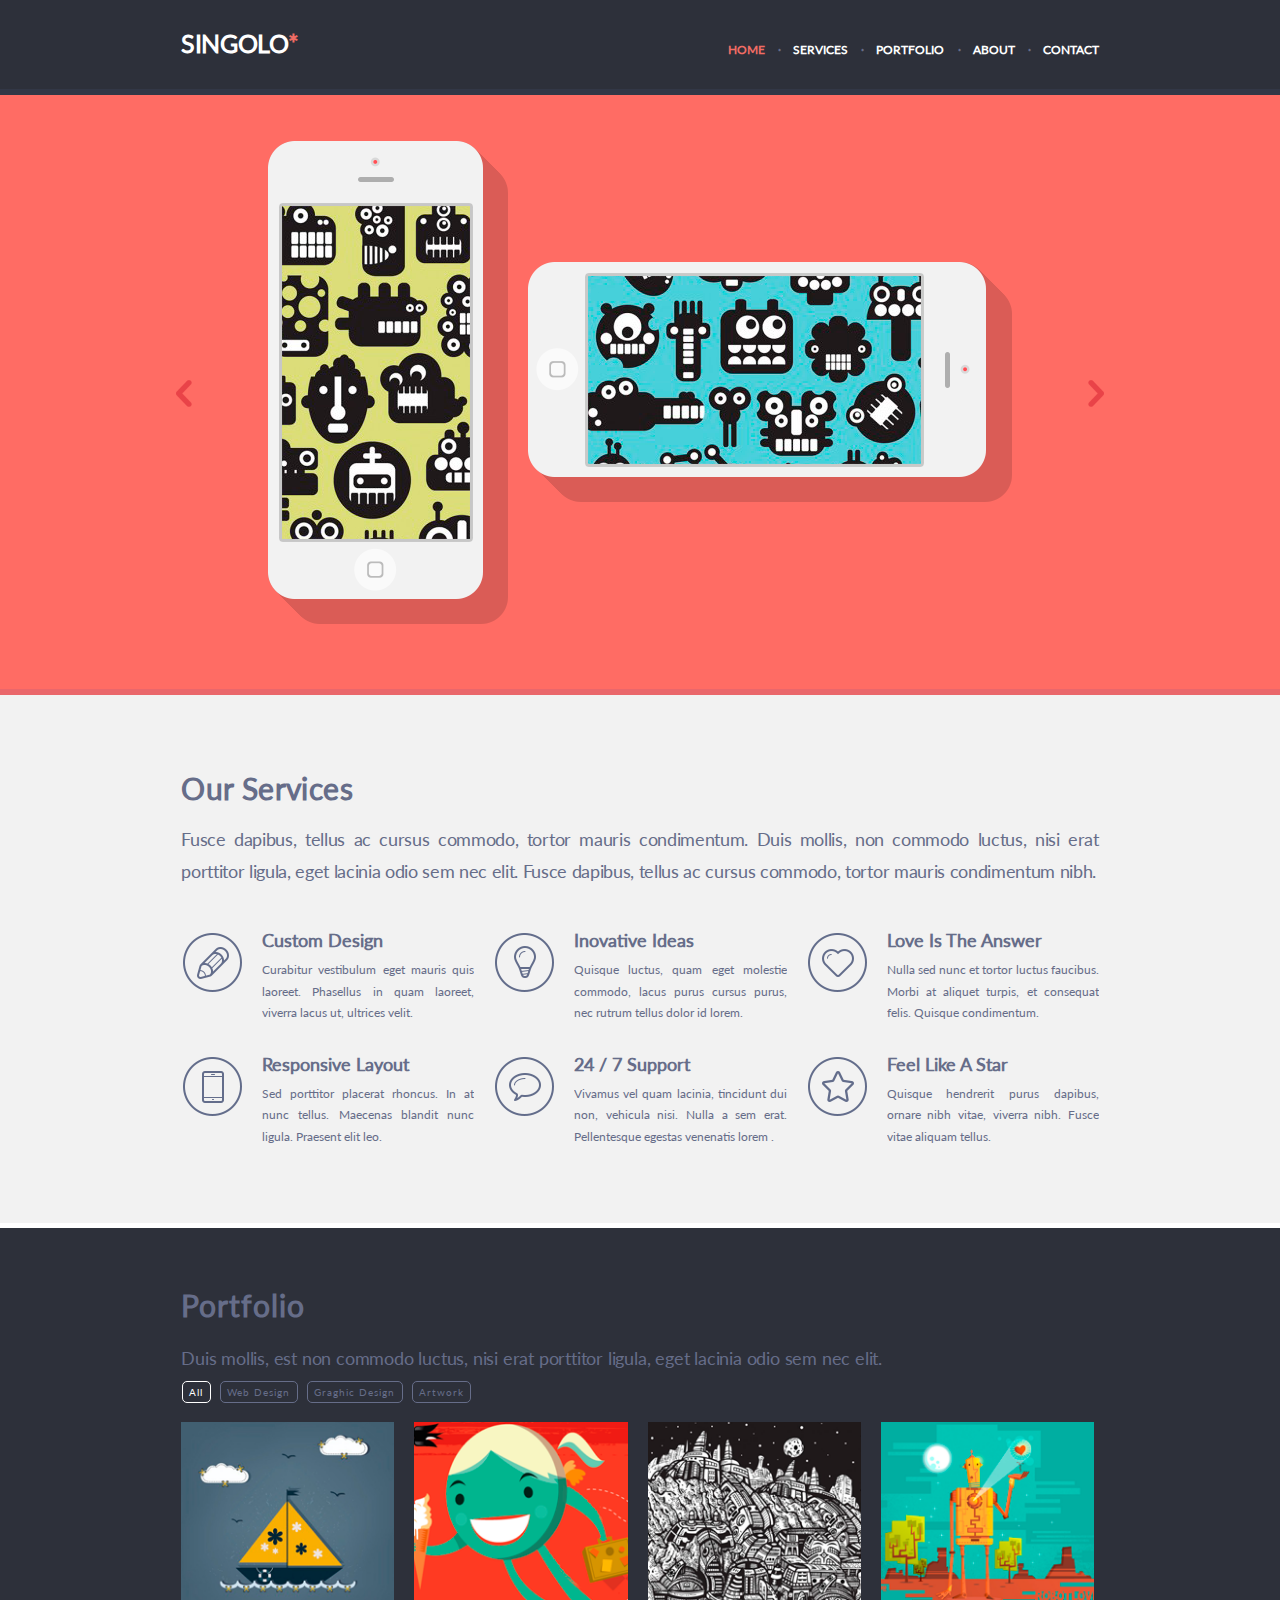
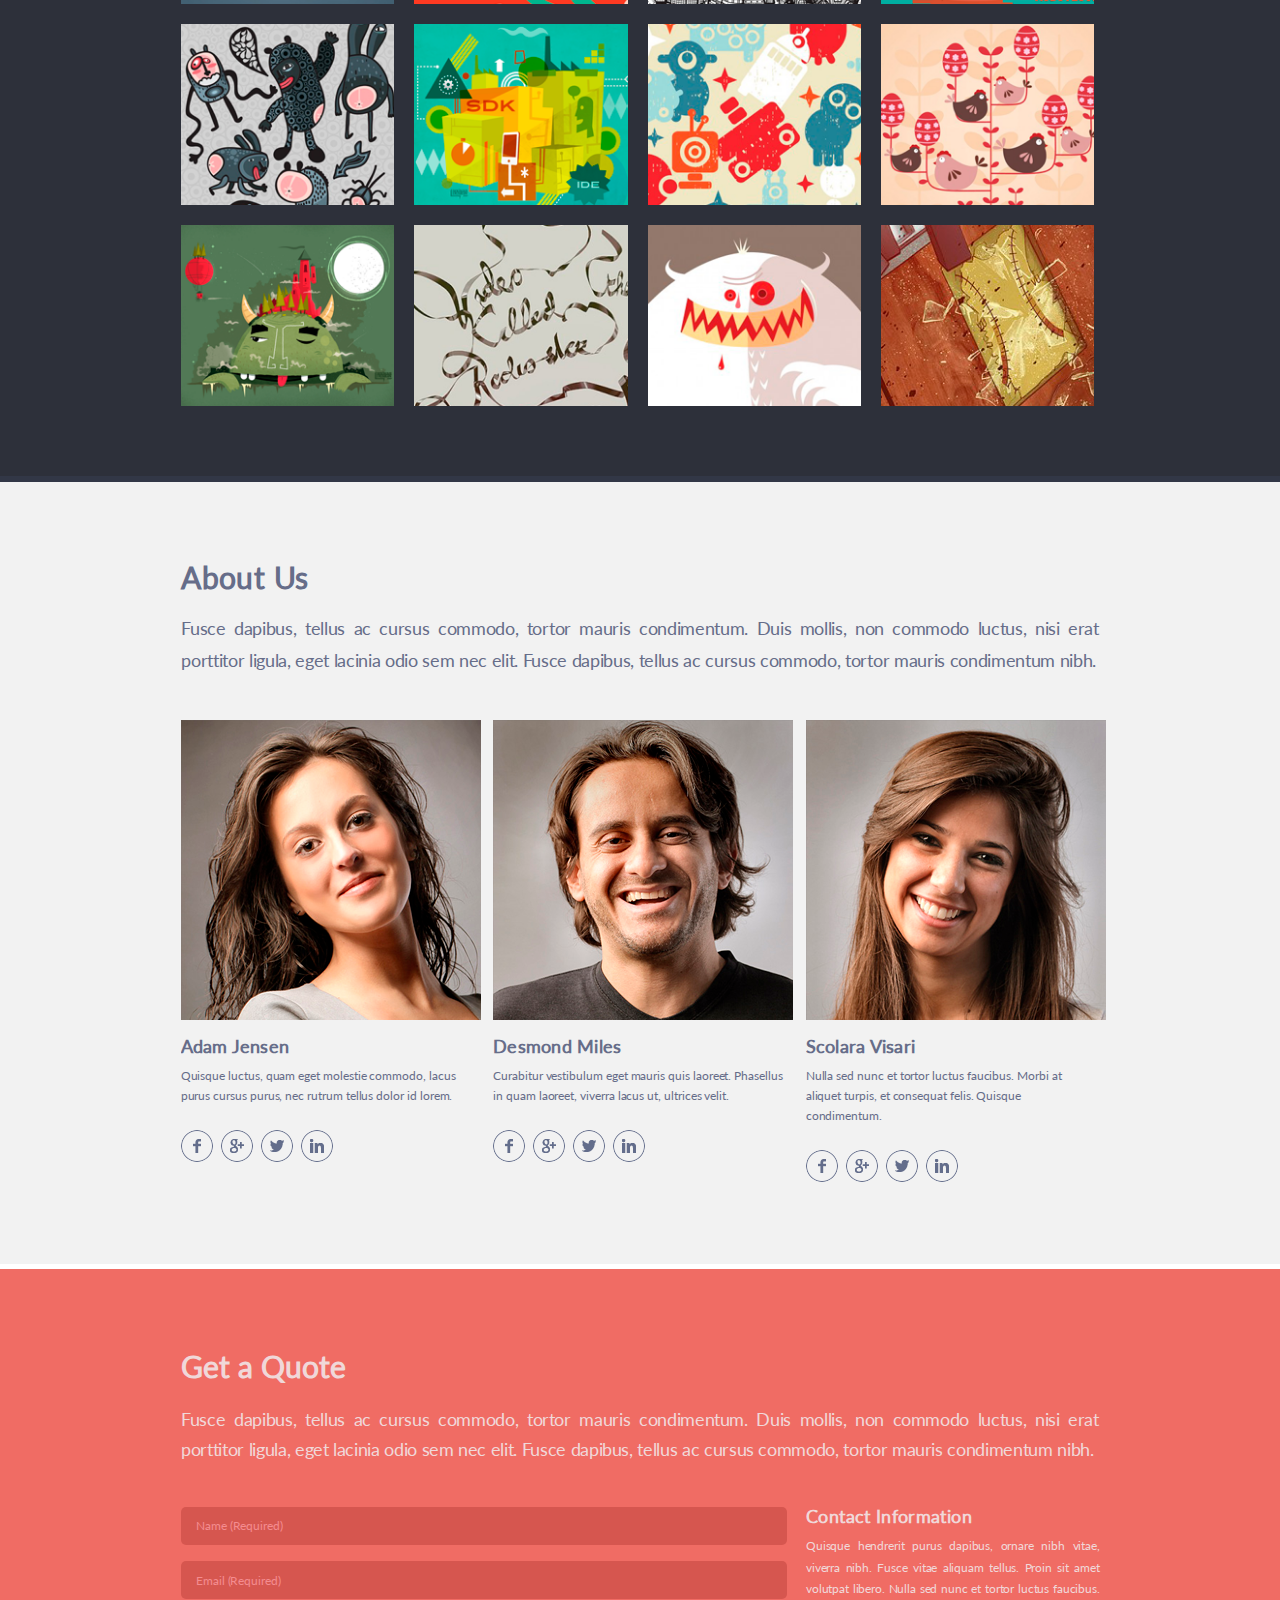
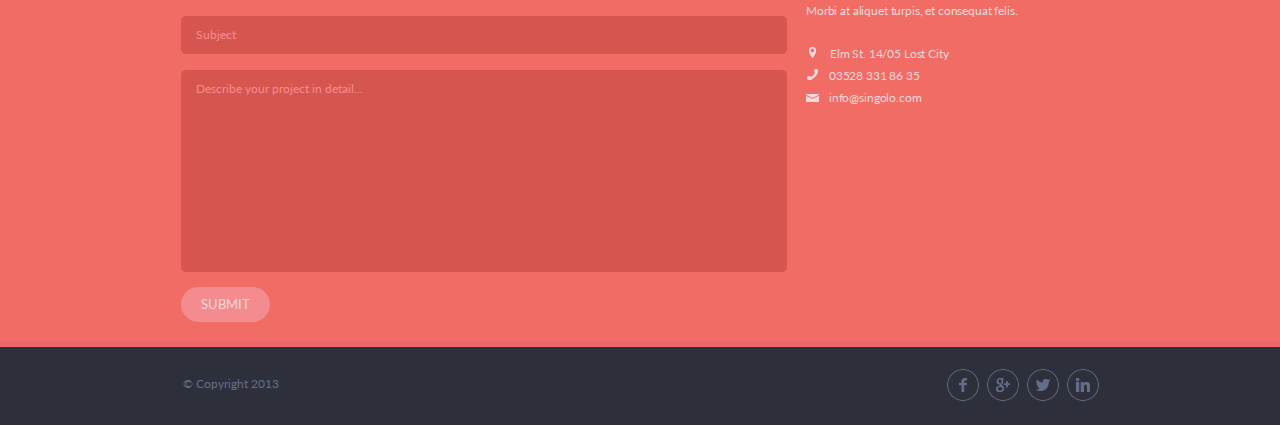
<file: index.html>
<!DOCTYPE html>
<html lang="en">
<head>
    <meta charset="UTF-8">
    <link rel="stylesheet" href="style.css">
    <meta name="viewport" content="width=device-width, initial-scale=1.0">
    <title>Singolo</title>
</head>
<body>
    <header class="header">
        <div class="container">
            <img id="nav-img" class="mobile-nav__img" src="assets/Header.png" alt="">
            <div id="mobile-bg" class="mobile-background">
                <nav id="mobile-nav" class="mobile-nav">
                    <a href="#home" class="active-link mobile-nav__link hidden">Home</a>
                    <a href="#services" class="mobile-nav__link hidden">Services</a>
                    <a href="#portfolio" class="mobile-nav__link hidden">Portfolio</a>
                    <a href="#about" class="mobile-nav__link hidden">About</a>
                    <a href="#contact" class="mobile-nav__link hidden">Contact</a>
                </nav>    
            </div>
            <div class="header__inner">
                <h1 id="singolo__title" class="singolo__title">Singolo</h1>
                <nav id="nav" class="nav">
                    <a href="#home" class="nav__link active-link">Home</a>
                    <a href="#services" class="nav__link">Services</a>
                    <a href="#portfolio" class="nav__link">Portfolio</a>
                    <a href="#about" class="nav__link">About</a>
                    <a href="#contact" class="nav__link">Contact</a>
                </nav>
            </div>
        </div>
    </header>
    <div id="wrapper">
        <div id="home" class="intro">
            <img class="intro__background" src="assets/Bg.png" alt="">
                <div class="slider">
                    <div class="arrows__container">
                        <div class="arrows__inner">
                            <img class="control left" src="assets/Arrow Left.png" alt="">
                            <img class="control right" src="assets/Arrow Right.png" alt="">    
                        </div>        
                    </div>
                    <div class="items__container">
                        <div class="item active">
                            <div class="slide-1 container">
                                <img id="vertical-screen" class="screen-vertical hidden" src="assets/Screen Vertical.png" alt="">
                                <img id="horizontal-screen" class="screen-horizontal hidden" src="assets/Screen Horizontal.png" alt="">    
                                <img id="vertical-phone" class="intro__img" src="assets/iPhone Vertical.png" alt="">
                                <img id="horizontal-phone" class="intro__img" src="assets/iPhone Horizontal.png" alt="">
                            </div>    
                        </div>
                        <div class="item">
                            <div class="slide-2">
                                <img src="assets/Slider 2.jpg" style="width: 100%; max-width: 1020px;" alt="">
                            </div>
                        </div>
                    </div>
                </div>
        </div>    
        <div id="services" class="section">
            <div class="container">
                <h2 class="section__title">Our Services</h2>
                <div class="section__text">
                    <p>Fusce dapibus, tellus ac cursus commodo, tortor 
                    mauris condimentum. Duis mollis, non commodo luctus, 
                    nisi erat porttitor ligula, eget lacinia odio sem nec 
                    elit. Fusce dapibus, tellus ac cursus commodo, tortor 
                    mauris condimentum nibh.</p>
                </div>
            <div class="services">
                <div class="services__item">
                    <img class="services__img" src="assets/Pen.png" alt="">
                    <div class="services__title">Custom Design</div>
                    <div class="services__text">
                        <p>
                            Curabitur vestibulum eget mauris quis laoreet. 
                            Phasellus in quam laoreet, viverra lacus ut, ultrices velit.
                        </p>
                    </div>
                </div>
                <div class="services__item">
                    <img class="services__img" src="assets/Bulb.png" alt="">
                    <div class="services__title">Inovative Ideas</div>
                    <div class="services__text">
                        <p>
                            Quisque luctus, quam eget molestie commodo, 
                            lacus purus cursus purus, nec rutrum tellus dolor id lorem.
                         </p>
                    </div>
                </div>
                <div class="services__item">
                    <img class="services__img" src="assets/Heart.png" alt="">
                    <div class="services__title">Love Is The Answer</div>
                    <div class="services__text">
                        <p>
                            Nulla sed nunc et tortor luctus faucibus. Morbi at 
                            aliquet turpis, et consequat felis. Quisque condimentum.                    </p>
                    </div>
                </div>
                <div class="services__item">
                    <img class="services__img" src="assets/Phone.png" alt="">
                    <div class="services__title">Responsive Layout</div>
                    <div class="services__text">
                        <p>
                            Sed porttitor placerat rhoncus. In at nunc tellus.
                            Maecenas blandit nunc ligula. Praesent elit leo.                    </p>
                    </div>
                </div>
                <div class="services__item">
                    <img class="services__img" src="assets/Bubble.png" alt="">
                    <div class="services__title">24 / 7 Support</div>
                    <div class="services__text">
                        <p>
                            Vivamus vel quam lacinia, tincidunt dui non, 
                            vehicula nisi. Nulla a sem erat. Pellentesque egestas venenatis lorem .                    </p>
                    </div>
                </div>
                <div class="services__item">
                    <img class="services__img" src="assets/Star.png" alt="">
                    <div class="services__title">Feel Like A Star</div>
                    <div class="services__text">
                        <p>
                            Quisque hendrerit purus dapibus, ornare nibh vitae, 
                            viverra nibh. Fusce vitae aliquam tellus.</p>
                    </div>
                </div>
            </div>
        </div>
    </div>
        <div id="portfolio" class="section2">
            <div class="container">
                <h2 class="section2__title">Portfolio</h2>
                <div class="section2__text">
                    <p>Duis mollis, est non commodo luctus, 
                    nisi erat porttitor ligula, eget lacinia odio sem nec elit.</p>
                </div>
                <div id="portfolio__nav" class="portfolio__nav">
                    <a class="portfolio__nav-link portfolio__nav-link--active" href="#">All</a>
                    <a class="portfolio__nav-link" href="#">Web Design</a>
                    <a class="portfolio__nav-link" href="#">Graghic Design</a>
                    <a class="portfolio__nav-link" href="#">Artwork</a>
                </div>
                <div id="works" class="works">
                    <img id="portfolio__image-1" class="portfolio__image" src="assets/Image1.png" alt="">
                    <img id="portfolio__image-2" class="portfolio__image" src="assets/Image4.png" alt="">
                    <img id="portfolio__image-3" class="portfolio__image" src="assets/Image7.png" alt="">
                    <img id="portfolio__image-4" class="portfolio__image" src="assets/Image10.png" alt="">
                    <img id="portfolio__image-5" class="portfolio__image" src="assets/Image2.png" alt="">
                    <img id="portfolio__image-6" class="portfolio__image" src="assets/Image5.png" alt="">
                    <img id="portfolio__image-7" class="portfolio__image" src="assets/Image8.png" alt="">
                    <img id="portfolio__image-8" class="portfolio__image" src="assets/Image11.png" alt="">
                    <img id="portfolio__image-9" class="portfolio__image" src="assets/Image3.png" alt="">
                    <img id="portfolio__image-10" class="portfolio__image" src="assets/Image6.png" alt="">
                    <img id="portfolio__image-11" class="portfolio__image" src="assets/Image9.png" alt="">
                    <img id="portfolio__image-12" class="portfolio__image" src="assets/Image12.png" alt="">
                </div>
            </div>
        </div>
        <div id="about" class="section">
            <div class="container">
                <h2 class="section__title" style="margin-top: .5%;">About Us</h2>
                <div class="section__text">
                    <p>Fusce dapibus, tellus ac cursus commodo, 
                        tortor mauris condimentum. Duis mollis, 
                        non commodo luctus, nisi erat porttitor ligula, 
                        eget lacinia odio sem nec elit. Fusce dapibus, 
                        tellus ac cursus commodo, tortor mauris condimentum nibh.</p>
                </div>
                <div class="about__people">
                    <div class="about__item">
                        <img class="about__img" src="assets/Avatar1.png" alt="">
                        <div class="about__name">Adam Jensen</div>
                        <div class="about__text">
                            <p>Quisque luctus, quam eget molestie commodo, lacus 
                                purus cursus purus, nec rutrum tellus dolor id lorem.
                            </p>
                        </div>
                        <div class="about__contact">
                            <a class="about__contact-link" href="#">
                                <img class="about__icon" src="assets/Facebook.png" alt="">
                            </a>
                            <a class="about__contact-link" href="#">
                                <img class="about__icon" src="assets/Google.png" alt="">
                            </a>
                            <a class="about__contact-link" href="#">
                                <img class="about__icon" src="assets/Twitter.png" alt="">
                            </a>
                            <a class="about__contact-link" href="#">
                                <img class="about__icon" src="assets/LinkedIn.png" alt="">
                            </a>
                        </div>
                    </div>
                    <div class="about__item">
                        <img class="about__img" src="assets/Avatar2.png" alt="">
                        <div class="about__name">Desmond Miles</div>
                        <div class="about__text">
                            <p>Curabitur vestibulum eget mauris quis laoreet. 
                                Phasellus in quam laoreet, viverra lacus ut, ultrices velit.</p>
                        </div>
                        <div class="about__contact">
                            <a class="about__contact-link" href="#">
                                <img class="about__icon" src="assets/Facebook.png" alt="">
                            </a>
                            <a class="about__contact-link" href="#">
                                <img class="about__icon" src="assets/Google.png" alt="">
                            </a>
                            <a class="about__contact-link" href="#">
                                <img class="about__icon" src="assets/Twitter.png" alt="">
                            </a>
                            <a class="about__contact-link" href="#">
                                <img class="about__icon" src="assets/LinkedIn.png" alt="">
                            </a>
                        </div>
                    </div>
                    <div class="about__item">
                        <img class="about__img" src="assets/Avatar3.png" alt="">
                        <div class="about__name">Scolara Visari</div>
                        <div class="about__text">
                            <p>Nulla sed nunc et tortor luctus faucibus. Morbi at 
                                aliquet turpis, et consequat felis. Quisque condimentum.</p>
                        </div>
                        <div class="about__contact">
                            <a class="about__contact-link" href="#">
                                <img class="about__icon" src="assets/Facebook.png" alt="">
                            </a>
                            <a class="about__contact-link" href="#">
                                <img class="about__icon" src="assets/Google.png" alt="">
                            </a>
                            <a class="about__contact-link" href="#">
                                <img class="about__icon" src="assets/Twitter.png" alt="">
                            </a>
                            <a class="about__contact-link" href="#">
                                <img class="about__icon" src="assets/LinkedIn.png" alt="">
                            </a>
                        </div>
                    </div>
                </div>
            </div>
        </div>
        <div id="contact" class="section3">
            <div class="container">
                <h2 class="section3__title">Get a Quote</h2>
                <div class="section3__text">
                    <p>Fusce dapibus, tellus ac cursus commodo, 
                        tortor mauris condimentum. Duis mollis, 
                        non commodo luctus, nisi erat porttitor ligula, 
                        eget lacinia odio sem nec elit. Fusce dapibus, 
                        tellus ac cursus commodo, tortor mauris condimentum nibh.</p>
                </div>
                <div class="contact">
                    <form id="form" action="#">
                        <div class="forms">
                            <input class="input" type="text" placeholder="Name (Required)" required>
                            <input class="input" type="email" placeholder="Email (Required)" required>
                            <input id="subject" class="input" type="text" placeholder="Subject">
                            <textarea id="text" class="textarea" name="" placeholder="Describe your project in detail..."></textarea>    
                        </div>
                        <button id="btn" class="btn" type="submit">Submit</button>
                        <div id="message-block" class="hidden">
                            <div id="message">
                                <p>The letter was sent</p>
                                <p id="result-subject"></p>
                                <p id="result-text"></p>
                                <button type="reset" id="close-btn">OK</button>
                            </div>
                        </div>
                    </form>
                    <div class="contact__info">
                        <div class="contact__title">Contact Information</div>
                        <div class="contact__text">
                            <p>Quisque hendrerit purus dapibus, ornare nibh vitae, viverra nibh. Fusce vitae aliquam tellus. Proin sit amet volutpat libero. Nulla sed nunc et tortor luctus faucibus. Morbi at aliquet turpis, et consequat felis. </p>
                        </div>
                        <div class="contact__info-item">
                            <img class="contact__item-img contact__item-img--address" src="assets/location.png" alt="">
                            Elm St. 14/05 Lost City
                        </div>
                        <div class="contact__info-item">
                            <img class="contact__item-img contact__item-img--phone" src="assets/small_phone.png" alt="">
                            <a href="tel:03528 331 86 35">03528 331 86 35</a>
                        </div>
                        <div class="contact__info-item">
                            <img class="contact__item-img contact__item-img--mail" src="assets/mail.png" alt="">
                            <a href="mailto:info@singolo.com">info@singolo.com</a>
                        </div>
                    </div>
                </div>        
            </div>
        </div>    
    </div>
    <div class="footer">
        <div class="container">
            <div class="footer__inner">
                <div class="copyright">&copy; Copyright 2013</div>
                <div class="footer__contact">
                    <img class="footer__img" src="assets/Facebook.png" alt="">
                    <img class="footer__img" src="assets/Google.png" alt="">
                    <img class="footer__img" src="assets/Twitter.png" alt="">
                    <img class="footer__img" src="assets/LinkedIn.png" alt="">
                </div>
            </div>
        </div>
    </div>
    <script src="script.js"></script>
</body>
</html>
</file>
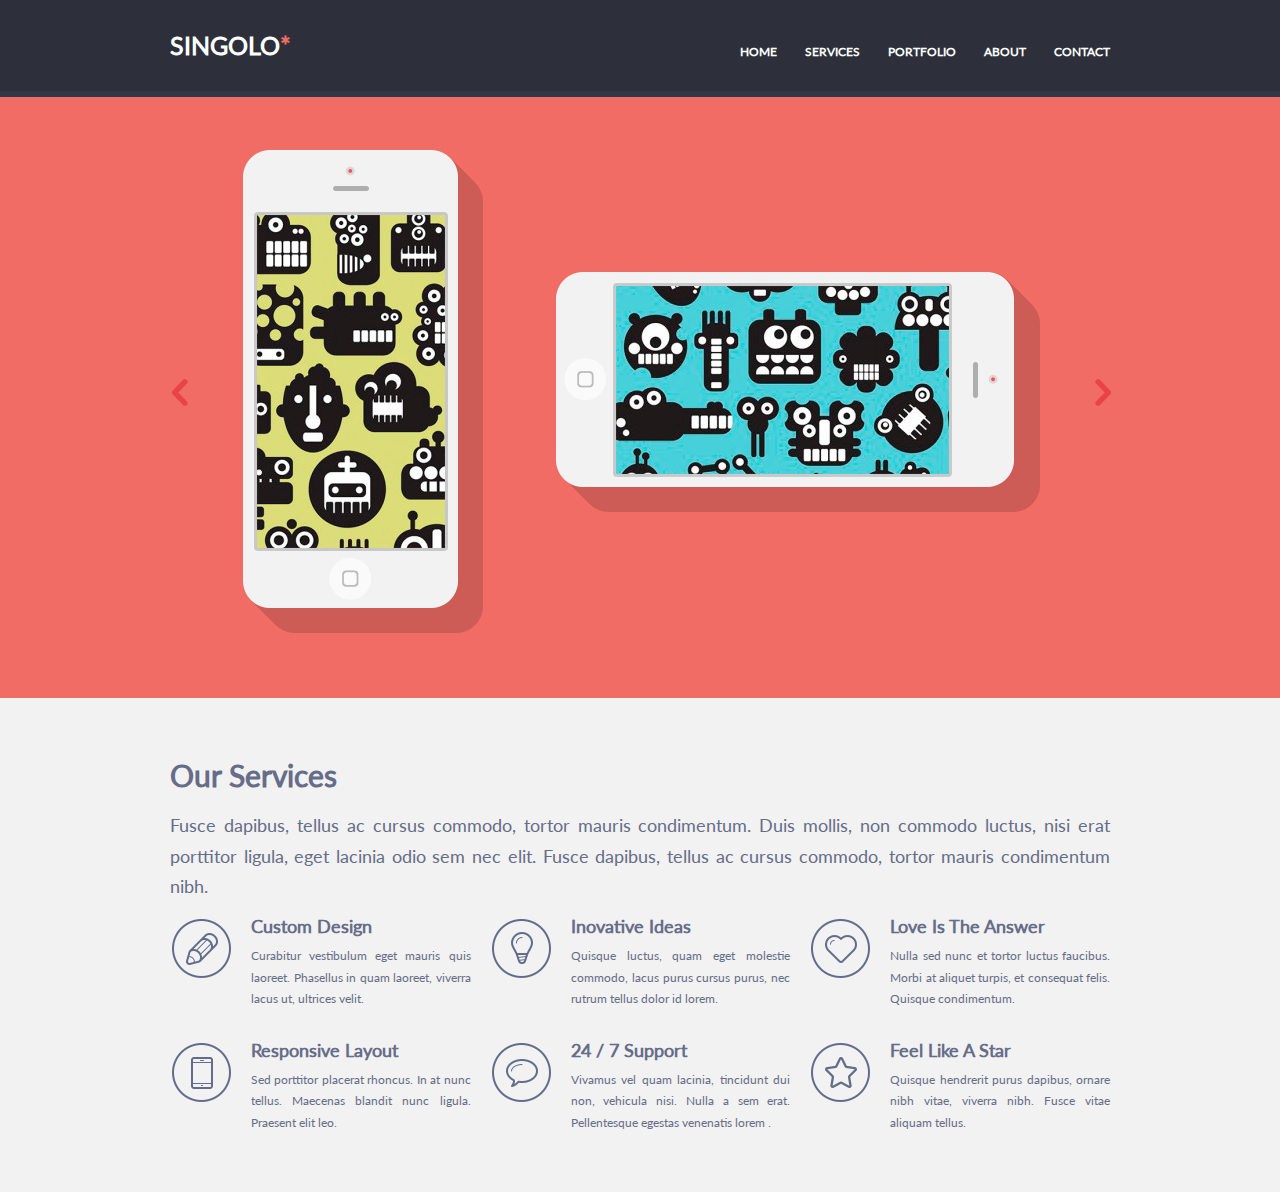
<file: singolo1.html>
<!DOCTYPE html>
<html lang="en">
<head>
    <meta charset="UTF-8">
    <link rel="stylesheet" href="singolo1.css">
    <meta name="viewport" content="width=device-width, initial-scale=1.0">
    <title>Singolo</title>
</head>
<body>
    <header class="header">
        <div class="container">
            <div class="header__inner">
                <h1 class="singolo__title">Singolo<mark>*</mark></h1>
                <nav class="nav">
                    <a href="#" class="nav__link">Home</a>
                    <a href="#" class="nav__link">Services</a>
                    <a href="#" class="nav__link">Portfolio</a>
                    <a href="#" class="nav__link">About</a>
                    <a href="#" class="nav__link">Contact</a>
                </nav>
            </div>
        </div>
    </header>
    <div class="intro">
        <div class="container">
            <div class="intro__arrows">
                <a href="#">
                    <img class="arrow__left" src="assets/Arrow Left.png" alt="">
                </a>
                <a href="#">
                    <img class="arrow__right" src="assets/Arrow Right.png" alt="">
                </a>
            </div>
            <div class="intro__inner">
                <img class="intro__img" src="assets/iPhone Vertical.png" alt="">
                <img class="intro__img" src="assets/iPhone Horizontal.png" alt="">    
            </div>
        </div>
    </div>
    <section class="section">
        <div class="container">
            <h2 class="section__title">Our Services</h2>
            <div class="section__text">
                <p>Fusce dapibus, tellus ac cursus commodo, tortor 
                mauris condimentum. Duis mollis, non commodo luctus, 
                nisi erat porttitor ligula, eget lacinia odio sem nec 
                elit. Fusce dapibus, tellus ac cursus commodo, tortor 
                mauris condimentum nibh.</p>
            </div>
        <div class="services">
            <div class="services__item">
                <img class="services__img" src="assets/Pen.png" alt="">
                <div class="services__title">Custom Design</div>
                <div class="services__text">
                    <p>
                        Curabitur vestibulum eget mauris quis laoreet. 
                        Phasellus in quam laoreet, viverra lacus ut, ultrices velit.
                    </p>
                </div>
            </div>
            <div class="services__item">
                <img class="services__img" src="assets/Bulb.png" alt="">
                <div class="services__title">Inovative Ideas</div>
                <div class="services__text">
                    <p>
                        Quisque luctus, quam eget molestie commodo, 
                        lacus purus cursus purus, nec rutrum tellus dolor id lorem.                    </p>
                </div>
            </div>
            <div class="services__item">
                <img class="services__img" src="assets/Heart.png" alt="">
                <div class="services__title">Love Is The Answer</div>
                <div class="services__text">
                    <p>
                        Nulla sed nunc et tortor luctus faucibus. Morbi at 
                        aliquet turpis, et consequat felis. Quisque condimentum.                    </p>
                </div>
            </div>
            <div class="services__item">
                <img class="services__img" src="assets/Phone.png" alt="">
                <div class="services__title">Responsive Layout</div>
                <div class="services__text">
                    <p>
                        Sed porttitor placerat rhoncus. In at nunc tellus.
                        Maecenas blandit nunc ligula. Praesent elit leo.                    </p>
                </div>
            </div>
            <div class="services__item">
                <img class="services__img" src="assets/Bubble.png" alt="">
                <div class="services__title">24 / 7 Support</div>
                <div class="services__text">
                    <p>
                        Vivamus vel quam lacinia, tincidunt dui non, 
                        vehicula nisi. Nulla a sem erat. Pellentesque egestas venenatis lorem .                    </p>
                </div>
            </div>
            <div class="services__item">
                <img class="services__img" src="assets/Star.png" alt="">
                <div class="services__title">Feel Like A Star</div>
                <div class="services__text">
                    <p>
                        Quisque hendrerit purus dapibus, ornare nibh vitae, 
                        viverra nibh. Fusce vitae aliquam tellus.                    </p>
                </div>
            </div>
        </div>
    </div>
    </section>
</body>
</html>
</file>
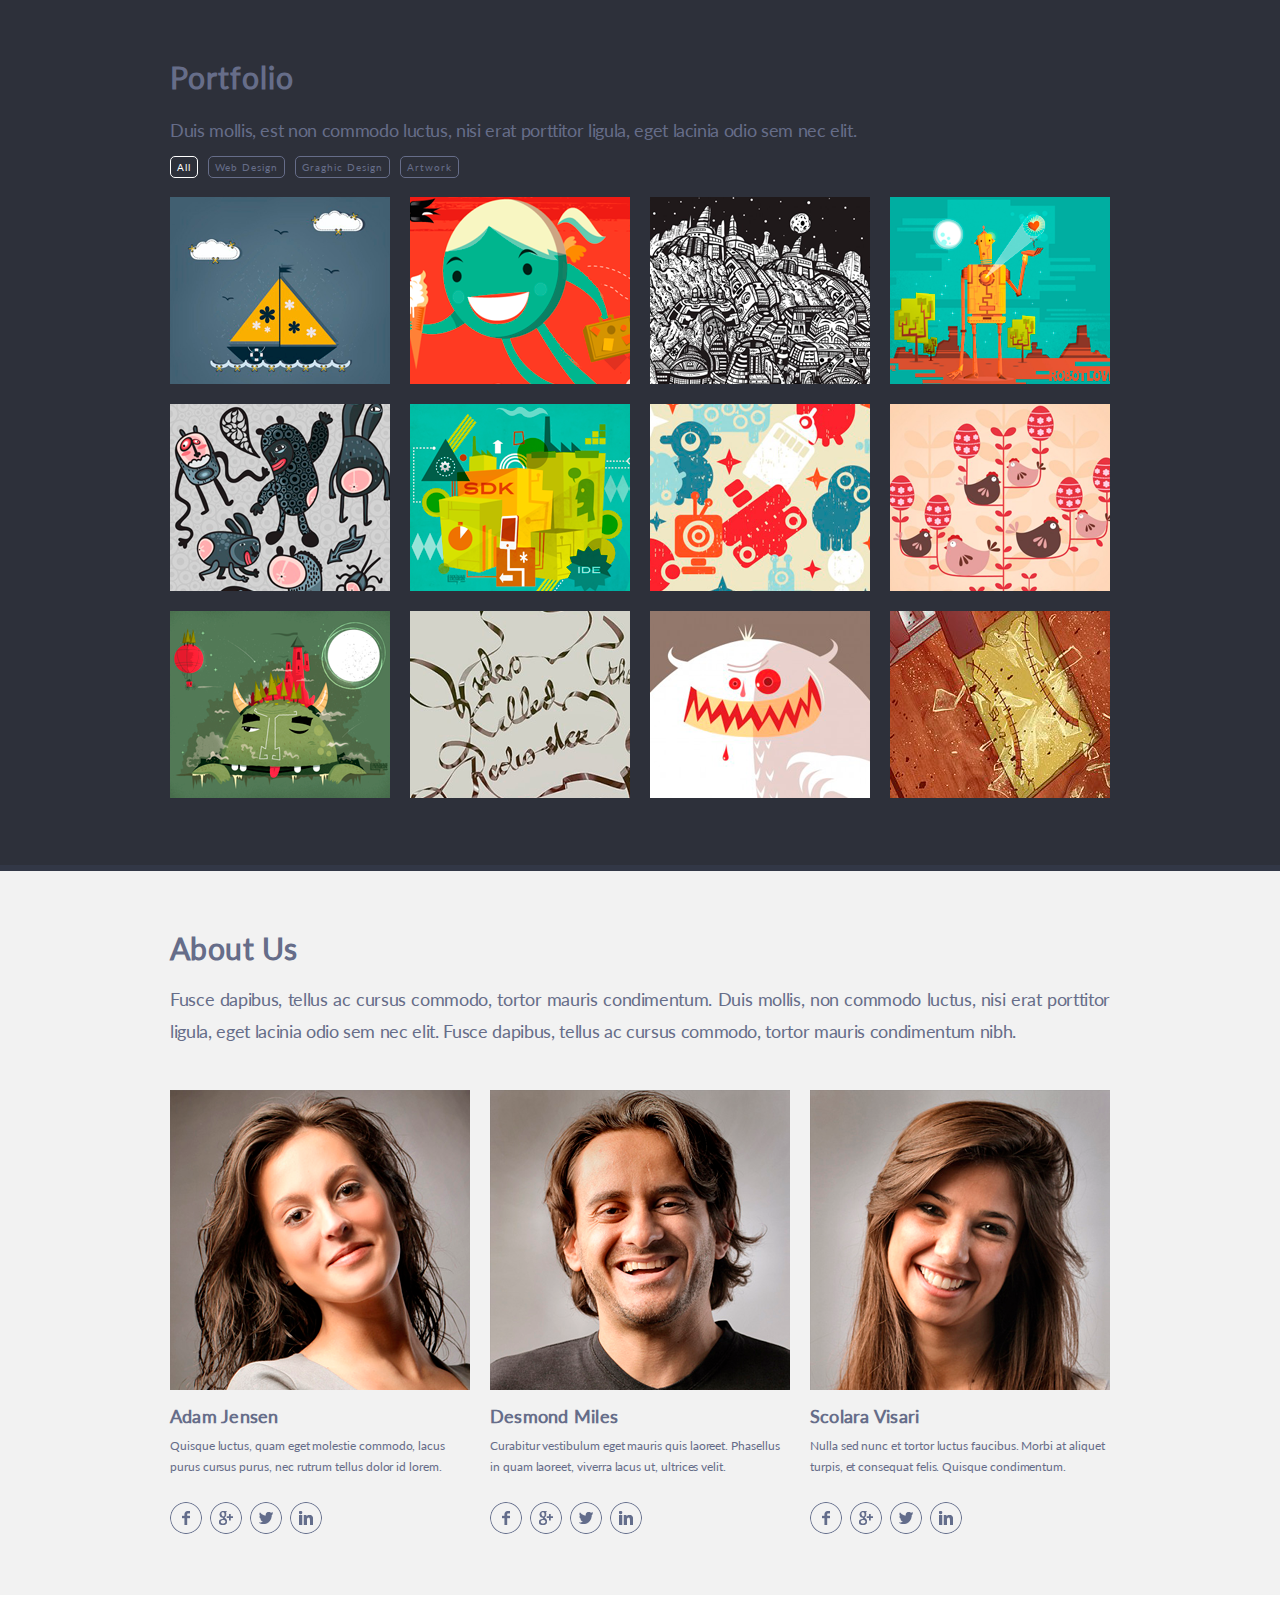
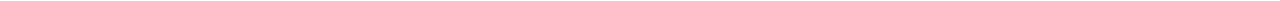
<file: singolo2.html>
<!DOCTYPE html>
<html lang="en">
<head>
    <meta charset="UTF-8">
    <link rel="stylesheet" href="singolo2.css">
    <meta name="viewport" content="width=device-width, initial-scale=1.0">
    <title>Singolo2</title>
</head>
<body>
    <section class="section2">
        <div class="container">
            <h2 class="section2__title">Portfolio</h2>
            <div class="section2__text">
                <p>Duis mollis, est non commodo luctus, 
                nisi erat porttitor ligula, eget lacinia odio sem nec elit.</p>
            </div>
            <div class="portfolio__nav">
                <a class="portfolio__nav-link portfolio__nav-link--active" href="#">All</a>
                <a class="portfolio__nav-link" href="#">Web Design</a>
                <a class="portfolio__nav-link" href="#">Graghic Design</a>
                <a class="portfolio__nav-link" href="#">Artwork</a>
            </div>
            <div class="works">
                <img src="assets/Image1.png" alt="">
                <img src="assets/Image4.png" alt="">
                <img src="assets/Image7.png" alt="">
                <img src="assets/Image10.png" alt="">
                <img src="assets/Image2.png" alt="">
                <img src="assets/Image5.png" alt="">
                <img src="assets/Image8.png" alt="">
                <img src="assets/Image11.png" alt="">
                <img src="assets/Image3.png" alt="">
                <img src="assets/Image6.png" alt="">
                <img src="assets/Image9.png" alt="">
                <img src="assets/Image12.png" alt="">
            </div>
        </div>
    </section>
    <section class="section">
        <div class="container">
            <h2 class="section__title">About Us</h2>
            <div class="section__text">
                <p>Fusce dapibus, tellus ac cursus commodo, 
                    tortor mauris condimentum. Duis mollis, 
                    non commodo luctus, nisi erat porttitor ligula, 
                    eget lacinia odio sem nec elit. Fusce dapibus, 
                    tellus ac cursus commodo, tortor mauris condimentum nibh.</p>
            </div>
            <div class="about__people">
                <div class="about__item">
                    <img class="about__img" src="assets/Avatar1.png" alt="">
                    <div class="about__name">Adam Jensen</div>
                    <div class="about__text">
                        <p>Quisque luctus, quam eget molestie commodo, lacus 
                            purus cursus purus, nec rutrum tellus dolor id lorem.</p>
                    </div>
                    <div class="about__contact">
                        <a class="about__contact-link" href="#">
                            <img class="about__icon" src="assets/Facebook.png" alt="">
                        </a>
                        <a class="about__contact-link" href="#">
                            <img class="about__icon" src="assets/Google.png" alt="">
                        </a>
                        <a class="about__contact-link" href="#">
                            <img class="about__icon" src="assets/Twitter.png" alt="">
                        </a>
                        <a class="about__contact-link" href="#">
                            <img class="about__icon" src="assets/LinkedIn.png" alt="">
                        </a>
                    </div>
                </div>
                <div class="about__item">
                    <img class="about__img" src="assets/Avatar2.png" alt="">
                    <div class="about__name">Desmond Miles</div>
                    <div class="about__text">
                        <p>Curabitur vestibulum eget mauris quis laoreet. 
                            Phasellus in quam laoreet, viverra lacus ut, ultrices velit.</p>
                    </div>
                    <div class="about__contact">
                        <a class="about__contact-link" href="#">
                            <img class="about__icon" src="assets/Facebook.png" alt="">
                        </a>
                        <a class="about__contact-link" href="#">
                            <img class="about__icon" src="assets/Google.png" alt="">
                        </a>
                        <a class="about__contact-link" href="#">
                            <img class="about__icon" src="assets/Twitter.png" alt="">
                        </a>
                        <a class="about__contact-link" href="#">
                            <img class="about__icon" src="assets/LinkedIn.png" alt="">
                        </a>
                    </div>
                </div>
                <div class="about__item">
                    <img class="about__img" src="assets/Avatar3.png" alt="">
                    <div class="about__name">Scolara Visari</div>
                    <div class="about__text">
                        <p>Nulla sed nunc et tortor luctus faucibus. Morbi at 
                            aliquet turpis, et consequat felis. Quisque condimentum.</p>
                    </div>
                    <div class="about__contact">
                        <a class="about__contact-link" href="#">
                            <img class="about__icon" src="assets/Facebook.png" alt="">
                        </a>
                        <a class="about__contact-link" href="#">
                            <img class="about__icon" src="assets/Google.png" alt="">
                        </a>
                        <a class="about__contact-link" href="#">
                            <img class="about__icon" src="assets/Twitter.png" alt="">
                        </a>
                        <a class="about__contact-link" href="#">
                            <img class="about__icon" src="assets/LinkedIn.png" alt="">
                        </a>
                    </div>
                </div>
            </div>
        </div>
    </section>
</body>
</html>
</file>
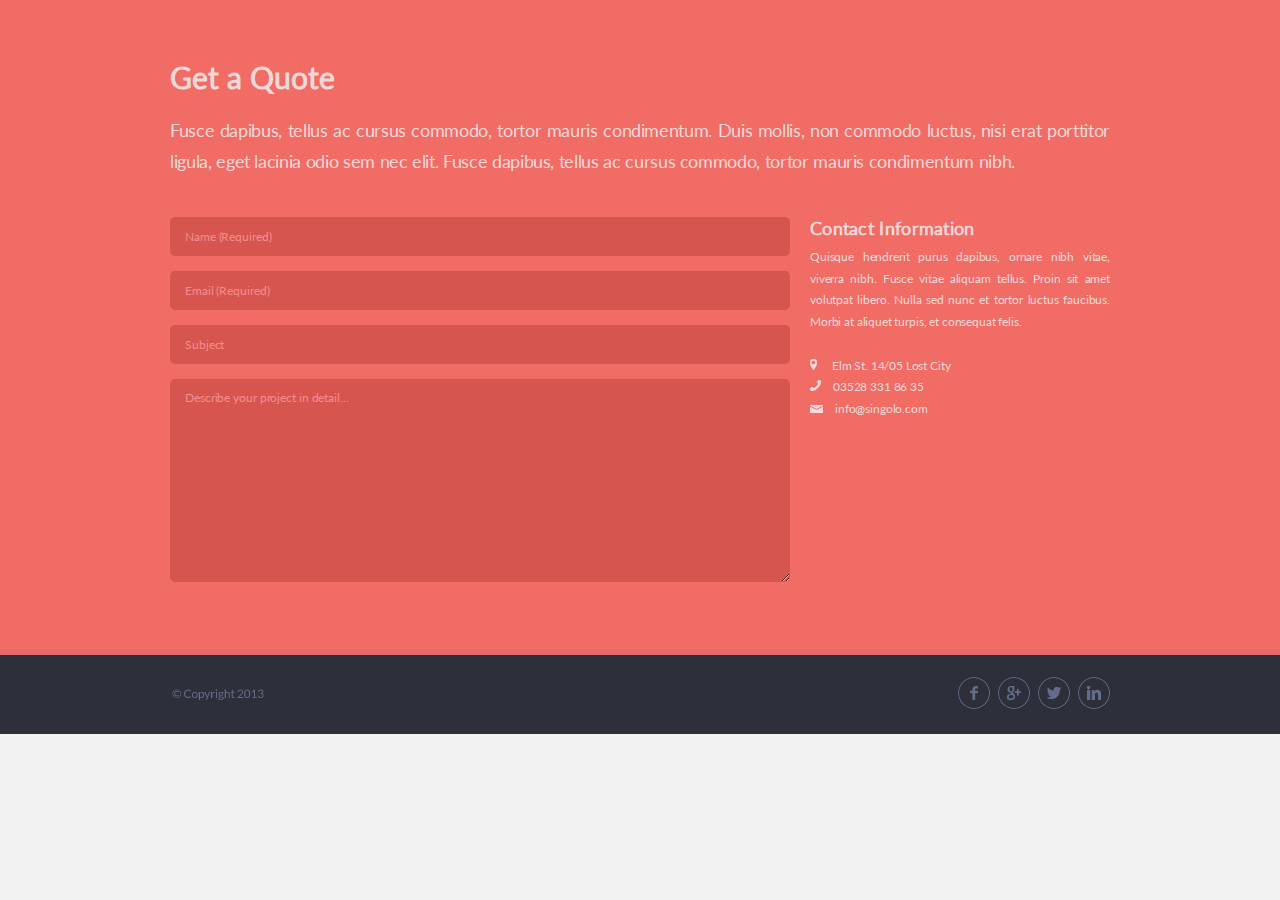
<file: singolo3.html>
<!DOCTYPE html>
<html lang="en">
<head>
    <meta charset="UTF-8">
    <link rel="stylesheet" href="singolo3.css">
    <meta name="viewport" content="width=device-width, initial-scale=1.0">
    <title>Singolo3</title>
</head>
<body>
    <section class="section3">
        <div class="container">
            <h2 class="section3__title">Get a Quote</h2>
            <div class="section3__text">
                <p>Fusce dapibus, tellus ac cursus commodo, 
                    tortor mauris condimentum. Duis mollis, 
                    non commodo luctus, nisi erat porttitor ligula, 
                    eget lacinia odio sem nec elit. Fusce dapibus, 
                    tellus ac cursus commodo, tortor mauris condimentum nibh.</p>
            </div>
            <div class="contact">
                <form action="#">
                    <div class="forms">
                        <input class="input" type="text" placeholder="Name (Required)" required>
                        <input class="input" type="text" placeholder="Email (Required)" required>
                        <input class="input" type="text" placeholder="Subject">
                        <textarea class="textarea" name="" id="" placeholder="Describe your project in detail..."></textarea>    
                    </div>
                </form>
                <div class="contact__info">
                    <div class="contact__title">Contact Information</div>
                    <div class="contact__text">
                        <p>Quisque hendrerit purus dapibus, ornare nibh vitae, viverra nibh. Fusce vitae aliquam tellus. Proin sit amet volutpat libero. Nulla sed nunc et tortor luctus faucibus. Morbi at aliquet turpis, et consequat felis. </p>
                    </div>
                    <div class="contact__info-item">
                        <img class="contact__item-img" src="assets/location.png" alt=""> Elm St. 14/05 Lost City
                    </div>
                    <div class="contact__info-item">
                        <img class="contact__item-img" src="assets/small_phone.png" alt="">03528 331 86 35
                    </div>
                    <div class="contact__info-item">
                        <img class="contact__item-img" src="assets/mail.png" alt="">info@singolo.com
                    </div>
                </div>
            </div>        
        </div>
    </section>
    <div class="footer">
        <div class="container">
            <div class="footer__inner">
                <img class="copyright" src="assets/Copyright.png" alt="">
                <div class="footer__contact">
                    <img class="footer__img" src="assets/Facebook.png" alt="">
                    <img class="footer__img" src="assets/Google.png" alt="">
                    <img class="footer__img" src="assets/Twitter.png" alt="">
                    <img class="footer__img" src="assets/LinkedIn.png" alt="">
                </div>
            </div>
        </div>
    </div>
</body>
</html>
</file>
<file: style.css>
@font-face {
  font-family: 'Lato';
  src: url(assets/Lato-Black.ttf);
  src: url(assets/Lato-Bold.ttf);
  src: url(assets/Lato-Light.ttf);
  src: url(assets/Lato-Regular.ttf);
}
*,
*:before,
*:after {
  box-sizing: border-box;
}
h1,
h2,
h3,
h4,
h5,
h6 {
  margin: 0;
}
body {
  margin: 0;
  font-family: 'Lato', sans-serif;
  background-color: #f2f2f2;
}
.container {
  width: 100%;
  max-width: 1020px;
  padding: 0 4%;
  margin: 0 auto;
}
@media (min-width: 768px) and (max-width: 1019px) {
  .container {
    padding: 0 5%;
    max-width: 768px;
  }
}
@media (min-width: 320px) and (max-width: 767px) {
  .container {
    max-width: 348px;
  }
}
.header {
  padding: 33px 0 35px 0;
  background-color: #2d303a;
  border-bottom: 6px #323746 solid;
  position: fixed;
  width: 100vw;
  top: 0;
  left: 0;
  z-index: 100;
}
@media (min-width: 320px) and (max-width: 767px) {
  .header {
    padding: 28px 0 19px 0;
  }
}
.header__inner {
  display: flex;
  justify-content: space-between;
  align-items: flex-end;
}
@media (min-width: 320px) and (max-width: 767px) {
  .header__inner {
    justify-content: center;
  }
}
.singolo__title {
  font-weight: 700;
  text-transform: uppercase;
  font-size: 25px;
  color: white;
  margin: 0;
  line-height: 0.85;
  letter-spacing: -0.4px;
  z-index: 5;
}
.singolo__title::after {
  content: "*";
  color: #f06c64;
  background-color: transparent;
}
@media (min-width: 320px) and (max-width: 767px) {
  .singolo__title {
    font-size: 20px;
  }
}
.mobile-title {
  margin-left: -45%;
}
.nav {
  display: flex;
  height: 100%;
  width: 371px;
  align-items: center;
  justify-content: space-between;
  line-height: 0.8;
}
@media (min-width: 320px) and (max-width: 767px) {
  .nav {
    display: none;
  }
}
.nav__link {
  color: white;
  text-transform: uppercase;
  font-size: 12px;
  text-decoration: none;
  font-weight: 700;
  transition: color 0.2s linear;
}
.nav__link:hover {
  color: #f06c64;
}
.nav__link:not(:first-child):before {
  content: '\00B7';
  color: #666d89;
  display: inline-block;
  margin-right: 12px;
}
.mobile-background {
  position: fixed;
  left: 0;
  top: 0;
  width: 100vw;
  height: 100vh;
  overflow: hidden;
  background-color: rgba(0, 0, 0, 0.65);
  z-index: 3;
  transform: translateX(-100%);
  transition: transform 0.4s;
}
@media (max-width: 767px) and (min-width: 320px) {
  .mobile-nav {
    width: 74%;
    height: 100vh;
    background-color: #2d303a;
    display: flex;
    flex-direction: column;
    justify-content: center;
    align-items: flex-start;
    position: fixed;
    top: 0;
    left: 0;
    padding-left: 19%;
    padding-top: 22%;
    transform: translateX(-100%);
    transition: transform 0.4s;
    box-shadow: 0 -40px 20px rgba(0, 0, 0, 0.4);
  }
}
@media (min-width: 768px) {
  .mobile-nav {
    display: none;
  }
}
.open {
  transform: translateX(0%);
}
.mobile-nav__img {
  display: none;
}
.mobile-nav__img:hover {
  cursor: pointer;
}
@media (max-width: 767px) and (min-width: 320px) {
  .mobile-nav__img {
    display: inline-block;
    transform: rotate(90deg);
    position: absolute;
    top: 36%;
    left: 6%;
    z-index: 5;
    transition: transform 0.3s;
  }
}
@media (max-width: 767px) and (min-width: 320px) {
  .mobile-nav__link {
    color: white;
    text-transform: uppercase;
    font-size: 24px;
    text-decoration: none;
    font-weight: 700;
    transition: color 0.2s linear;
    margin-bottom: 14%;
  }
  .mobile-nav__link:hover {
    color: #f06c64;
  }
}
@media (min-width: 768px) {
  .mobile-nav__link {
    display: none;
  }
}
.active-link {
  color: #f06c64;
}
.intro__background {
  width: 100%;
  margin-top: 94.8px;
  max-height: 600px;
  border-bottom: 6px solid #ea676b;
}
@media (min-width: 320px) and (max-width: 767px) {
  .intro__background {
    margin-top: 69.8px;
    border-bottom: 3px solid #ea676b;
  }
}
#vertical-phone {
  padding-left: 10px;
  width: 31%;
}
@media (min-width: 769px) {
  #vertical-phone {
    width: auto;
  }
}
#horizontal-phone {
  padding-right: 10px;
  width: 61%;
}
@media (min-width: 769px) {
  #horizontal-phone {
    width: auto;
  }
}
.screen-vertical {
  position: absolute;
  top: 20.3%;
  left: 12.4%;
  z-index: 2;
}
@media (min-width: 320px) and (max-width: 767px) {
  .screen-vertical {
    top: 20.6%;
    left: 12.1%;
    width: 18.7%;
  }
}
@media (min-width: 768px) and (max-width: 1019px) {
  .screen-vertical {
    position: absolute;
    top: 20%;
    left: 11.9%;
    width: 19.2%;
    max-width: 100%;
    height: auto;
    z-index: 2;
  }
}
@media (min-width: 1020px) {
  .screen-vertical {
    width: auto;
    position: absolute;
    top: 18.4%;
    left: 12%;
    z-index: 2;
  }
}
.screen-horizontal {
  position: absolute;
  top: 32.3%;
  right: 19.9%;
  z-index: 2;
}
@media (min-width: 320px) and (max-width: 767px) {
  .screen-horizontal {
    width: 33.4%;
  }
}
@media (min-width: 768px) and (max-width: 1019px) {
  .screen-horizontal {
    position: absolute;
    top: 31.7%;
    left: 46.6%;
    width: 34.2%;
    max-width: 100%;
    height: auto;
    z-index: 2;
  }
}
@media (min-width: 1020px) {
  .screen-horizontal {
    width: auto;
    position: absolute;
    top: 30.3%;
    right: 19.5%;
    z-index: 2;
  }
}
.arrows__container {
  width: 100%;
  max-width: 1020px;
  margin: 0 auto;
}
.arrows__inner {
  position: absolute;
  top: 48%;
  width: 100%;
  max-width: 1020px;
  display: flex;
  align-items: center;
  justify-content: space-between;
  padding: 0 3.6%;
}
@media (min-width: 320px) and (max-width: 767px) {
  .arrows__inner {
    top: 45%;
    padding: 0 2.6%;
  }
}
.hidden {
  display: none;
}
.slider {
  position: absolute;
  top: 94.8px;
  width: 100%;
  z-index: 1;
}
@media (min-width: 320px) and (max-width: 767px) {
  .slider {
    top: 69.8px;
  }
}
.items__container {
  position: relative;
  width: 100%;
  overflow: hidden;
}
.slide-1 {
  display: flex;
  align-items: center;
  padding: 5.5% 9.5% 4.8% 9.5%;
  justify-content: space-between;
  max-height: 594px;
}
@media (min-width: 1020px) and (max-width: 1439px) {
  .slide-1 {
    padding: 5% 10% 6.5% 10%;
  }
}
@media (min-width: 1440px) {
  .slide-1 {
    padding: 8.5% 7.5% 4.3% 8%;
  }
}
@media (min-width: 320px) and (max-width: 767px) {
  .slide-1 {
    padding: 6% 4.5% 5.3% 4.5%;
  }
}
.slide-2 {
  background-color: #648BF0;
  display: flex;
  align-items: center;
  justify-content: center;
}
.item {
  display: none;
  position: relative;
  margin: 0 auto;
  animation: 0.5s ease-in-out;
}
.active,
.next {
  display: block;
}
.next {
  position: absolute;
  top: 0;
  width: 100%;
}
.control {
  position: relative;
  z-index: 5;
  cursor: pointer;
}
.control.left {
  left: 0;
  right: auto;
}
.control.right {
  left: auto;
  right: 0;
}
.to-left {
  animation-name: left;
}
.to-right {
  animation-name: right;
  animation-direction: reverse;
}
.from-left {
  animation-name: left;
  animation-direction: reverse;
}
.from-right {
  animation-name: right;
}
@keyframes left {
  from {
    left: 0;
  }
  to {
    left: -100%;
  }
}
@keyframes right {
  from {
    left: 100%;
  }
  to {
    left: 0;
  }
}
.section {
  padding-top: 6.5%;
  padding-bottom: 5.9%;
  color: #666d89;
  border-bottom: 5.9px solid white;
}
@media (min-width: 768px) and (max-width: 1019px) {
  .section {
    padding-top: 5.5%;
    padding-bottom: 8.5%;
  }
}
@media (min-width: 320px) and (max-width: 767px) {
  .section {
    padding-bottom: 0;
    padding-top: 9%;
    border-bottom: 3px solid white;
  }
}
.section__title {
  font-weight: 900;
  font-size: 30px;
  line-height: 0.5;
  letter-spacing: 0.4px;
}
.section__text {
  font-weight: 300;
  margin-top: 27px;
  margin-bottom: 4.5%;
  font-size: 18px;
  line-height: 1.8;
  text-align: justify;
  letter-spacing: -0.33px;
}
.section__text p {
  margin-bottom: 0;
}
@media (min-width: 320px) and (max-width: 767px) {
  .section__text {
    text-align: left;
    line-height: 1.7;
    margin-bottom: 17.5%;
  }
}
.services {
  display: grid;
  grid-template-columns: 1fr 1fr 1fr;
  grid-column-gap: 19px;
  grid-row-gap: 29px;
}
@media (min-width: 320px) and (max-width: 767px) {
  .services {
    display: block;
    margin-top: 8.5%;
  }
}
@media (min-width: 768px) and (max-width: 1019px) {
  .services {
    grid-template-columns: 1fr 1fr;
    grid-row-gap: 50px;
  }
}
.services__item {
  padding-left: 81px;
  position: relative;
}
@media (min-width: 768px) and (max-width: 1019px) {
  .services__item {
    padding-right: 36px;
  }
}
@media (min-width: 320px) and (max-width: 767px) {
  .services__item {
    margin-bottom: 8%;
  }
}
.services__img {
  position: absolute;
  top: 4px;
  left: 2px;
  z-index: 1;
}
@media (min-width: 320px) and (max-width: 767px) {
  .services__img {
    top: 2px;
    left: 0px;
  }
}
.services__title {
  font-weight: 900;
  font-size: 18px;
  padding-bottom: 8px;
}
.services__text {
  text-align: justify;
  font-weight: 400;
  font-size: 12px;
  line-height: 1.8;
  display: -webkit-box;
  -webkit-line-clamp: 3;
  -webkit-box-orient: vertical;
  overflow: hidden;
}
.services__text p {
  margin: 0;
}
@media (min-width: 320px) and (max-width: 767px) {
  .services__text {
    text-align: left;
  }
}
.section2 {
  padding-top: 70px;
  padding-bottom: 51px;
  color: #666d89;
  background-color: #2d303a;
  letter-spacing: 1px;
  border-bottom: 6px solid #323746;
}
@media (min-width: 320px) and (max-width: 767px) {
  .section2 {
    padding-top: 12.4%;
    border-bottom: 3px solid #323746;
    padding-bottom: 2.5%;
  }
}
.section2__title {
  font-weight: 900;
  font-size: 30px;
  line-height: 0.5;
}
.section2__text {
  font-weight: 300;
  margin-top: 30px;
  margin-bottom: 0.7%;
  font-size: 18px;
  line-height: 1.7;
  text-align: justify;
  letter-spacing: -0.2px;
}
.section2__text p {
  margin-bottom: 0;
}
@media (min-width: 768px) and (max-width: 1019px) {
  .section2__text {
    margin-bottom: 1.2%;
  }
}
.portfolio__nav {
  margin-left: 1px;
  margin-bottom: -1%;
}
@media (min-width: 320px) and (max-width: 767px) {
  .portfolio__nav {
    margin-left: -2px;
    padding-bottom: 5%;
    margin-top: 4%;
  }
}
.portfolio__nav-link {
  color: #666d89;
  text-decoration: none;
  font-weight: 400;
  font-size: 10px;
  padding: 4px 6.3px;
  border: 1px #666d89 solid;
  border-radius: 5px;
  margin-top: -3px;
  margin-right: 4.3px;
  transition: color 0.3s linear, border-color 0.3s linear;
}
.portfolio__nav-link:hover {
  color: white;
  border-color: white;
}
.portfolio__nav-link--active {
  color: white;
  border-color: white;
}
.works {
  margin-top: 3%;
  margin-bottom: 14px;
  margin-left: -5px;
  grid-gap: 10px;
  display: grid;
  grid-template-areas: "a a a a" "a a a a" "a a a a";
}
.works img:nth-child(n+13) {
  display: none;
}
@media (min-width: 768px) and (max-width: 1019px) {
  .works {
    margin-top: 5%;
  }
}
@media (min-width: 320px) and (max-width: 767px) {
  .works {
    grid-template-areas: "a a" "a a" "a a" "a a";
    margin-top: 3.2%;
    margin-right: -5px;
    grid-gap: 8px;
  }
  .works img:nth-child(n+9) {
    display: none;
  }
}
@media (min-width: 768px) and (max-width: 1019px) {
  .works {
    grid-template-areas: "a a a" "a a a" "a a a" "a a a";
  }
}
.portfolio__image {
  cursor: pointer;
  border: 5px transparent solid;
  width: 100%;
}
@media (min-width: 320px) and (max-width: 767px) {
  .portfolio__image {
    border: 2.5px transparent solid;
  }
}
.active-img:not(#works) {
  border: 5px #F06C64 solid;
}
@media (min-width: 320px) and (max-width: 767px) {
  .active-img:not(#works) {
    border: 2.5px #F06C64 solid;
  }
}
.about__people {
  margin-top: 43px;
  display: flex;
  justify-content: space-between;
  margin-right: -10px;
  margin-left: -10px;
}
@media (min-width: 768px) and (max-width: 1019px) {
  .about__people {
    margin-top: 30px;
  }
}
@media (min-width: 320px) and (max-width: 767px) {
  .about__people {
    display: block;
    margin-top: -1.5%;
  }
}
@media (min-width: 768px) and (max-width: 1019px) {
  #about {
    padding-top: 8%;
    padding-bottom: 8.2%;
  }
}
@media (min-width: 320px) and (max-width: 767px) {
  #about {
    margin-top: 3.3%;
    padding-bottom: 2%;
  }
}
.about__item {
  max-width: 33.33333%;
  padding: 0 1%;
  margin-bottom: 3px;
}
@media (min-width: 320px) and (max-width: 767px) {
  .about__item {
    max-width: 100%;
    margin-bottom: 9.3%;
  }
}
.about__name {
  font-weight: 900;
  font-size: 18px;
  padding-top: 12px;
  letter-spacing: 0.24px;
  overflow: hidden;
  text-overflow: ellipsis;
  white-space: nowrap;
}
@media (min-width: 768px) and (max-width: 1019px) {
  .about__name {
    padding-top: 2px;
  }
}
@media (min-width: 320px) and (max-width: 767px) {
  .about__name {
    padding-left: 1%;
  }
}
.about__img {
  width: auto;
}
@media (min-width: 320px) and (max-width: 1019px) {
  .about__img {
    width: 100%;
  }
}
.about__text {
  font-weight: 400;
  font-size: 12px;
  margin-top: -3px;
  line-height: 1.7;
  letter-spacing: -0.06px;
  -webkit-line-clamp: 2;
  -webkit-box-orient: vertical;
  overflow: hidden;
}
@media (min-width: 320px) and (max-width: 767px) {
  .about__text p {
    margin-top: 2%;
    margin-bottom: 2.3%;
  }
}
.about__contact {
  margin-top: 4%;
}
@media (min-width: 768px) and (max-width: 1019px) {
  .about__contact {
    margin-top: -2%;
  }
}
@media (min-width: 320px) and (max-width: 767px) {
  .about__contact {
    margin-top: 0;
  }
}
.about__contact-link {
  text-decoration: none;
  margin-right: 4px;
}
.about__icon {
  transition: transform 0.2s linear, background 0.2s linear;
  border-radius: 50%;
}
.about__icon:hover {
  transform: translateY(-5px);
  background: rgba(102, 109, 137, 0.2);
  overflow: hidden;
}
.section3 {
  padding-top: 7%;
  padding-bottom: 1.5%;
  color: #f0d8d9;
  background-color: #f06c64;
  border-bottom: 6px solid #ea676b;
  letter-spacing: 0;
}
@media (min-width: 768px) and (max-width: 1019px) {
  .section3 {
    padding-top: 8.5%;
    padding-bottom: 5.5%;
  }
}
@media (min-width: 320px) and (max-width: 767px) {
  .section3 {
    padding-top: 15.3%;
    padding-bottom: 9%;
  }
}
.section3__title {
  font-weight: 900;
  font-size: 30px;
  line-height: 0.5;
}
.section3__text {
  font-weight: 300;
  margin-top: 30px;
  margin-bottom: 33px;
  font-size: 18px;
  line-height: 1.7;
  text-align: justify;
  letter-spacing: -0.35px;
}
.section3__text p {
  margin-bottom: 0;
}
@media (min-width: 768px) and (max-width: 1019px) {
  .section3__text {
    margin-bottom: 16px;
  }
}
@media (min-width: 320px) and (max-width: 767px) {
  .section3__text {
    margin-bottom: 47px;
  }
}
.contact {
  padding-top: 1%;
  display: grid;
  grid-gap: 2.1%;
  grid-template-columns: 66% 32%;
}
@media (min-width: 320px) and (max-width: 767px) {
  .contact {
    display: block;
  }
}
@media (min-width: 768px) and (max-width: 1019px) {
  .contact {
    grid-gap: 4.1%;
    grid-template-columns: 64% 32%;
  }
}
.contact__title {
  font-weight: 900;
  font-size: 18px;
  letter-spacing: 0.36px;
  line-height: 1;
}
.contact__text {
  text-align: justify;
  font-weight: 400;
  font-size: 12px;
  line-height: 1.8;
  letter-spacing: -0.15px;
  padding-bottom: 12px;
}
@media (min-width: 320px) and (max-width: 767px) {
  .contact__text {
    padding-bottom: 2.5%;
  }
}
.contact__text p {
  margin: 10px 0;
}
@media (min-width: 320px) and (max-width: 767px) {
  .contact__text p {
    margin: 1.3% 0;
  }
}
.input {
  display: block;
  width: 100%;
  height: 38px;
  margin-bottom: 2.7%;
  padding-left: 15px;
  border: none;
  background-color: #d6564f;
  color: #f0d8d9;
  border-radius: 5px;
  font-family: inherit;
  font-weight: 400;
  font-size: 12px;
  letter-spacing: -0.1px;
  transition: box-shadow 0.2s linear;
}
.input:focus,
.input:hover {
  outline: 0;
  box-shadow: 2px 2px 10px rgba(0, 0, 0, 0.24);
}
.input::placeholder {
  color: #f48c8f;
}
@media (min-width: 320px) and (max-width: 767px) {
  .input {
    margin-bottom: 3.7%;
  }
}
.textarea {
  display: block;
  width: 100%;
  height: 202px;
  margin-bottom: 15px;
  padding-left: 15px;
  padding-top: 11px;
  border: none;
  background-color: #d6564f;
  color: #f0d8d9;
  border-radius: 5px;
  font-family: inherit;
  font-weight: 400;
  font-size: 12px;
  letter-spacing: 0px;
  resize: none;
  transition: box-shadow 0.2s linear;
}
.textarea:focus,
.textarea:hover {
  outline: 0;
  box-shadow: 2px 2px 10px rgba(0, 0, 0, 0.24);
}
.textarea::placeholder {
  color: #f48c8f;
}
@media (min-width: 768px) and (max-width: 1019px) {
  .textarea {
    height: 160px;
  }
}
@media (min-width: 320px) and (max-width: 767px) {
  .textarea {
    height: 160px;
  }
}
@media (min-width: 320px) and (max-width: 767px) {
  .contact__info {
    margin-top: 15.2%;
  }
}
.contact__info-item {
  font-weight: 400;
  font-size: 12px;
  line-height: 1.8;
  letter-spacing: -0.15px;
  text-decoration: none;
}
.contact__info-item a {
  color: #f0d8d9;
  text-decoration: none;
}
.contact__info-item a:hover {
  text-decoration: underline;
}
@media (min-width: 320px) and (max-width: 767px) {
  .contact__info-item {
    margin-bottom: 1%;
  }
}
.contact__item-img {
  padding-right: 11px;
}
.contact__item-img--address {
  padding-left: 3px;
}
.contact__item-img--phone {
  padding-right: 8px;
  padding-left: 1px;
}
.contact__item-img--mail {
  padding-right: 7px;
}
.hidden {
  display: none;
}
#message-block {
  position: fixed;
  left: 0;
  top: 0;
  width: 100vw;
  height: 100vh;
  overflow: hidden;
  background-color: rgba(0, 0, 0, 0.6);
  z-index: 1000;
}
#message {
  background-color: #2d303a;
  font-size: 15px;
  font-weight: 300;
  border-radius: 5px;
  margin: 250px auto;
  padding: 20px;
  border: 1px solid #ea676b;
  width: 400px;
  max-height: 300px;
  z-index: 99999;
  letter-spacing: 0.3px;
  word-wrap: break-word;
  overflow: auto;
}
#message p {
  margin: 0;
  margin-bottom: 8px;
}
@media (min-width: 320px) and (max-width: 767px) {
  #message {
    width: 360px;
  }
}
#close-btn {
  margin-top: 20px;
  font-size: 15px;
  font-weight: 300;
  display: inline-block;
  vertical-align: top;
  text-align: center;
  color: #f0d8d9;
  text-transform: uppercase;
  text-decoration: none;
  background: #d6564f;
  border: none;
  font-family: inherit;
  line-height: 1.1;
  cursor: pointer;
  padding: 5px 20px;
  border-radius: 30px;
  transition: color 0.2s linear, box-shadow 0.2s linear;
}
#close-btn:focus {
  outline: none;
}
#close-btn:hover {
  color: white;
  box-shadow: 2px 2px 10px rgba(0, 0, 0, 0.24);
}
.footer {
  background-color: #2d303a;
  color: #666d89;
  font-weight: 400;
  font-size: 10px;
}
.footer__inner {
  display: flex;
  justify-content: space-between;
  align-items: center;
}
@media (min-width: 320px) and (max-width: 767px) {
  .footer__inner {
    justify-content: center;
  }
}
.footer__contact {
  padding: 22px 0;
}
@media (min-width: 768px) and (max-width: 1019px) {
  .footer__contact {
    padding: 22px 4px;
  }
}
.footer__img {
  margin-left: 5px;
  transition: background 0.2s linear;
  border-radius: 50%;
}
.footer__img:hover {
  background: rgba(102, 109, 137, 0.2);
  overflow: hidden;
  cursor: pointer;
}
.copyright {
  position: relative;
  top: -2px;
  left: 2px;
  font-weight: 400;
  font-size: 11.6px;
}
@media (min-width: 320px) and (max-width: 767px) {
  .copyright {
    display: none;
  }
}
.btn {
  display: inline-block;
  vertical-align: top;
  text-align: center;
  color: #f0d8d9;
  text-transform: uppercase;
  text-decoration: none;
  background: #f48c8f;
  border: none;
  font-family: inherit;
  line-height: 1.1;
  cursor: pointer;
  padding: 10px 20px;
  border-radius: 30px;
  transition: color 0.2s linear, box-shadow 0.2s linear;
}
.btn:focus {
  outline: none;
}
.btn:hover {
  color: white;
  box-shadow: 2px 2px 10px rgba(0, 0, 0, 0.24);
}
@media (max-width: 767px) and (min-width: 320px) {
  .btn {
    width: 100%;
  }
}
</file>
<file: singolo1.css>
@font-face {
  font-family: 'Lato';
  src: url(assets/Lato-Black.ttf);
  src: url(assets/Lato-Bold.ttf);
  src: url(assets/Lato-Light.ttf);
  src: url(assets/Lato-Regular.ttf);
}
*,
*:before,
*:after {
  box-sizing: border-box;
}
h1,
h2,
h3,
h4,
h5,
h6 {
  margin: 0;
}
body {
  margin: 0;
  font-family: 'Lato', sans-serif;
  background-color: #f2f2f2;
}
.container {
  width: 100%;
  max-width: 960px;
  padding: 0 10px;
  margin: 0 auto;
}
.header {
  padding: 35px 0;
  background-color: #2d303a;
  border-bottom: 6px #323746 solid;
}
.header__inner {
  display: flex;
  justify-content: space-between;
  align-items: flex-end;
}
.singolo__title {
  font-weight: 700;
  text-transform: uppercase;
  font-size: 25px;
  color: white;
  margin: 0;
  line-height: 0.85;
}
.singolo__title mark {
  color: #f06c64;
  background-color: transparent;
}
.nav {
  display: flex;
  height: 100%;
  width: 370px;
  align-items: center;
  justify-content: space-between;
  line-height: 0.8;
}
.nav__link {
  color: white;
  text-transform: uppercase;
  font-size: 12px;
  text-decoration: none;
  font-weight: 700;
  transition: color 0.2s linear;
}
.nav__link:hover {
  color: #f06c64;
}
.intro {
  background-color: #f06c64;
}
.intro__inner {
  display: flex;
  align-items: center;
  padding: 53px 70px 65px 73px;
  justify-content: space-between;
}
.intro__arrows {
  position: relative;
}
.arrow__left {
  position: absolute;
  top: 282px;
  left: 2px;
}
.arrow__right {
  position: absolute;
  top: 282px;
  right: -1px;
}
.section {
  padding-top: 70px;
  padding-bottom: 58px;
  color: #666d89;
  border-bottom: 6px solid white;
}
.section__title {
  font-weight: 900;
  font-size: 30px;
  line-height: 0.5;
}
.section__text {
  font-weight: 300;
  margin-top: 27px;
  margin-bottom: 13px;
  font-size: 18px;
  line-height: 1.7;
  text-align: justify;
}
.section__text p {
  margin-bottom: 0;
}
.services {
  display: grid;
  grid-template-columns: 1fr 1fr 1fr;
  grid-column-gap: 19px;
  grid-row-gap: 29px;
}
.services__item {
  padding-left: 81px;
  position: relative;
}
.services__img {
  position: absolute;
  top: 4px;
  left: 2px;
  z-index: 1;
}
.services__title {
  font-weight: 900;
  font-size: 18px;
  padding-bottom: 8px;
}
.services__text {
  text-align: justify;
  font-weight: 400;
  font-size: 12px;
  line-height: 1.8;
}
.services__text p {
  margin: 0;
}
</file>
<file: singolo2.css>
@font-face {
  font-family: 'Lato';
  src: url(assets/Lato-Black.ttf);
  src: url(assets/Lato-Bold.ttf);
  src: url(assets/Lato-Light.ttf);
  src: url(assets/Lato-Regular.ttf);
}
*,
*:before,
*:after {
  box-sizing: border-box;
}
h1,
h2,
h3,
h4,
h5,
h6 {
  margin: 0;
}
body {
  margin: 0;
  font-family: 'Lato', sans-serif;
  background-color: #f2f2f2;
}
.container {
  width: 100%;
  max-width: 960px;
  padding: 0 10px;
  margin: 0 auto;
}
.section {
  padding-top: 70px;
  padding-bottom: 58px;
  color: #666d89;
  border-bottom: 6px solid white;
}
.section__title {
  font-weight: 900;
  font-size: 30px;
  line-height: 0.5;
  letter-spacing: 0.4px;
}
.section__text {
  font-weight: 300;
  margin-top: 27px;
  margin-bottom: 13px;
  font-size: 18px;
  line-height: 1.8;
  text-align: justify;
  letter-spacing: -0.34px;
}
.section__text p {
  margin-bottom: 0;
}
.section2 {
  padding-top: 70px;
  padding-bottom: 48px;
  color: #666d89;
  background-color: #2d303a;
  letter-spacing: 1px;
  border-bottom: 6px solid #323746;
}
.section2__title {
  font-weight: 900;
  font-size: 30px;
  line-height: 0.5;
}
.section2__text {
  font-weight: 300;
  margin-top: 30px;
  margin-bottom: 13px;
  font-size: 18px;
  line-height: 1.7;
  text-align: justify;
  letter-spacing: -0.35px;
}
.section2__text p {
  margin-bottom: 0;
}
.portfolio__nav {
  margin-left: 0;
  max-width: 289px;
  display: flex;
  justify-content: space-between;
}
.portfolio__nav-link {
  color: #666d89;
  text-decoration: none;
  font-weight: 400;
  font-size: 10px;
  padding: 4px 6px;
  border: 1px #666d89 solid;
  border-radius: 5px;
  margin-top: -3px;
  transition: color 0.3s linear, border-color 0.3s linear;
}
.portfolio__nav-link:hover {
  color: white;
  border-color: white;
}
.portfolio__nav-link--active {
  color: white;
  border-color: white;
}
.works {
  margin-top: 19px;
  margin-bottom: 19px;
  grid-gap: 20px;
  display: grid;
  grid-template-rows: repeat(3, 1fr);
  grid-template-columns: repeat(4, 1fr);
  overflow: hidden;
}
.about__people {
  margin-top: 43px;
  display: flex;
  justify-content: space-between;
  margin-right: -10px;
  margin-left: -10px;
}
.about__item {
  max-width: 33.33333%;
  padding: 0 10px;
}
.about__name {
  font-weight: 900;
  font-size: 18px;
  padding-top: 12px;
  letter-spacing: 0.24px;
}
.about__text {
  font-weight: 400;
  font-size: 12px;
  margin-top: -3px;
  line-height: 1.7;
  letter-spacing: -0.06px;
}
.about__contact {
  padding-top: 13px;
}
.about__contact-link {
  text-decoration: none;
  margin-right: 4px;
}
.about__icon {
  transition: transform 0.2s linear, background 0.2s linear;
  border-radius: 50%;
}
.about__icon:hover {
  transform: translateY(-5px);
  background: rgba(102, 109, 137, 0.2);
  overflow: hidden;
}
</file>
<file: singolo3.css>
@font-face {
  font-family: 'Lato';
  src: url(assets/Lato-Black.ttf);
  src: url(assets/Lato-Bold.ttf);
  src: url(assets/Lato-Light.ttf);
  src: url(assets/Lato-Regular.ttf);
}
*,
*:before,
*:after {
  box-sizing: border-box;
}
h1,
h2,
h3,
h4,
h5,
h6 {
  margin: 0;
}
body {
  margin: 0;
  font-family: 'Lato', sans-serif;
  background-color: #f2f2f2;
}
.container {
  width: 100%;
  max-width: 960px;
  padding: 0 10px;
  margin: 0 auto;
}
.header {
  padding: 35px 0;
  background-color: #2d303a;
  border-bottom: 6px #323746 solid;
}
.header__inner {
  display: flex;
  justify-content: space-between;
  align-items: flex-end;
}
.singolo__title {
  font-weight: 700;
  text-transform: uppercase;
  font-size: 25px;
  color: white;
  margin: 0;
  line-height: 0.85;
}
.singolo__title mark {
  color: #f06c64;
  background-color: transparent;
}
.nav {
  display: flex;
  height: 100%;
  width: 370px;
  align-items: center;
  justify-content: space-between;
  line-height: 0.8;
}
.nav__link {
  color: white;
  text-transform: uppercase;
  font-size: 12px;
  text-decoration: none;
  font-weight: 700;
  transition: color 0.2s linear;
}
.nav__link:hover {
  color: #f06c64;
}
.intro {
  background-color: #f06c64;
}
.intro__inner {
  display: flex;
  align-items: center;
  padding: 53px 70px 65px 73px;
  justify-content: space-between;
}
.intro__arrows {
  position: relative;
}
.arrow__left {
  position: absolute;
  top: 282px;
  left: 2px;
}
.arrow__right {
  position: absolute;
  top: 282px;
  right: -1px;
}
.section3 {
  padding-top: 70px;
  padding-bottom: 52px;
  color: #f0d8d9;
  background-color: #f06c64;
  letter-spacing: 1px;
  border-bottom: 6px solid #ea676b;
  letter-spacing: 0;
}
.section3__title {
  font-weight: 900;
  font-size: 30px;
  line-height: 0.5;
}
.section3__text {
  font-weight: 300;
  margin-top: 30px;
  margin-bottom: 13px;
  font-size: 18px;
  line-height: 1.7;
  text-align: justify;
  letter-spacing: -0.35px;
}
.section3__text p {
  margin-bottom: 0;
}
.services {
  display: grid;
  grid-template-columns: 1fr 1fr 1fr;
  grid-column-gap: 19px;
  grid-row-gap: 29px;
}
.services__item {
  padding-left: 81px;
  position: relative;
}
.services__img {
  position: absolute;
  top: 4px;
  left: 2px;
  z-index: 1;
}
.services__title {
  font-weight: 900;
  font-size: 18px;
  padding-bottom: 8px;
}
.services__text {
  text-align: justify;
  font-weight: 400;
  font-size: 12px;
  line-height: 1.8;
}
.services__text p {
  margin: 0;
}
.contact {
  padding-top: 28px;
  display: grid;
  grid-gap: 20px;
  grid-template-columns: 620px 300px;
}
.contact__title {
  font-weight: 900;
  font-size: 18px;
  letter-spacing: 0.3px;
}
.contact__text {
  text-align: justify;
  font-weight: 400;
  font-size: 12px;
  line-height: 1.8;
  margin-top: -3px;
  letter-spacing: -0.15px;
  padding-bottom: 12px;
}
.contact__text p {
  margin: 10px 0;
}
.input {
  display: block;
  width: 100%;
  height: 39px;
  margin-bottom: 15px;
  padding-left: 15px;
  border: none;
  background-color: #d6564f;
  border-radius: 5px;
  font-family: inherit;
  font-weight: 400;
  font-size: 12px;
  letter-spacing: -0.1px;
}
.input:focus {
  outline: 0;
}
.input::placeholder {
  color: #f48c8f;
}
.textarea {
  display: block;
  width: 100%;
  height: 203px;
  margin-bottom: 15px;
  padding-left: 15px;
  padding-top: 11px;
  border: none;
  background-color: #d6564f;
  border-radius: 5px;
  font-family: inherit;
  font-weight: 400;
  font-size: 12px;
  letter-spacing: -0.1px;
}
.textarea:focus {
  outline: 0;
}
.textarea::placeholder {
  color: #f48c8f;
}
.contact__info-item {
  font-weight: 400;
  font-size: 12px;
  line-height: 1.8;
  letter-spacing: -0.15px;
}
.contact__item-img {
  padding-right: 12px;
}
.footer {
  background-color: #2d303a;
  color: #666d89;
}
.footer__inner {
  display: flex;
  justify-content: space-between;
  align-items: center;
}
.footer__contact {
  padding: 22px 0;
}
.footer__img {
  margin-left: 4px;
  transition: background 0.2s linear;
  border-radius: 50%;
}
.footer__img:hover {
  background: rgba(102, 109, 137, 0.2);
  overflow: hidden;
  cursor: pointer;
}
.copyright {
  position: relative;
  top: 0;
  left: 2px;
}
</file>
